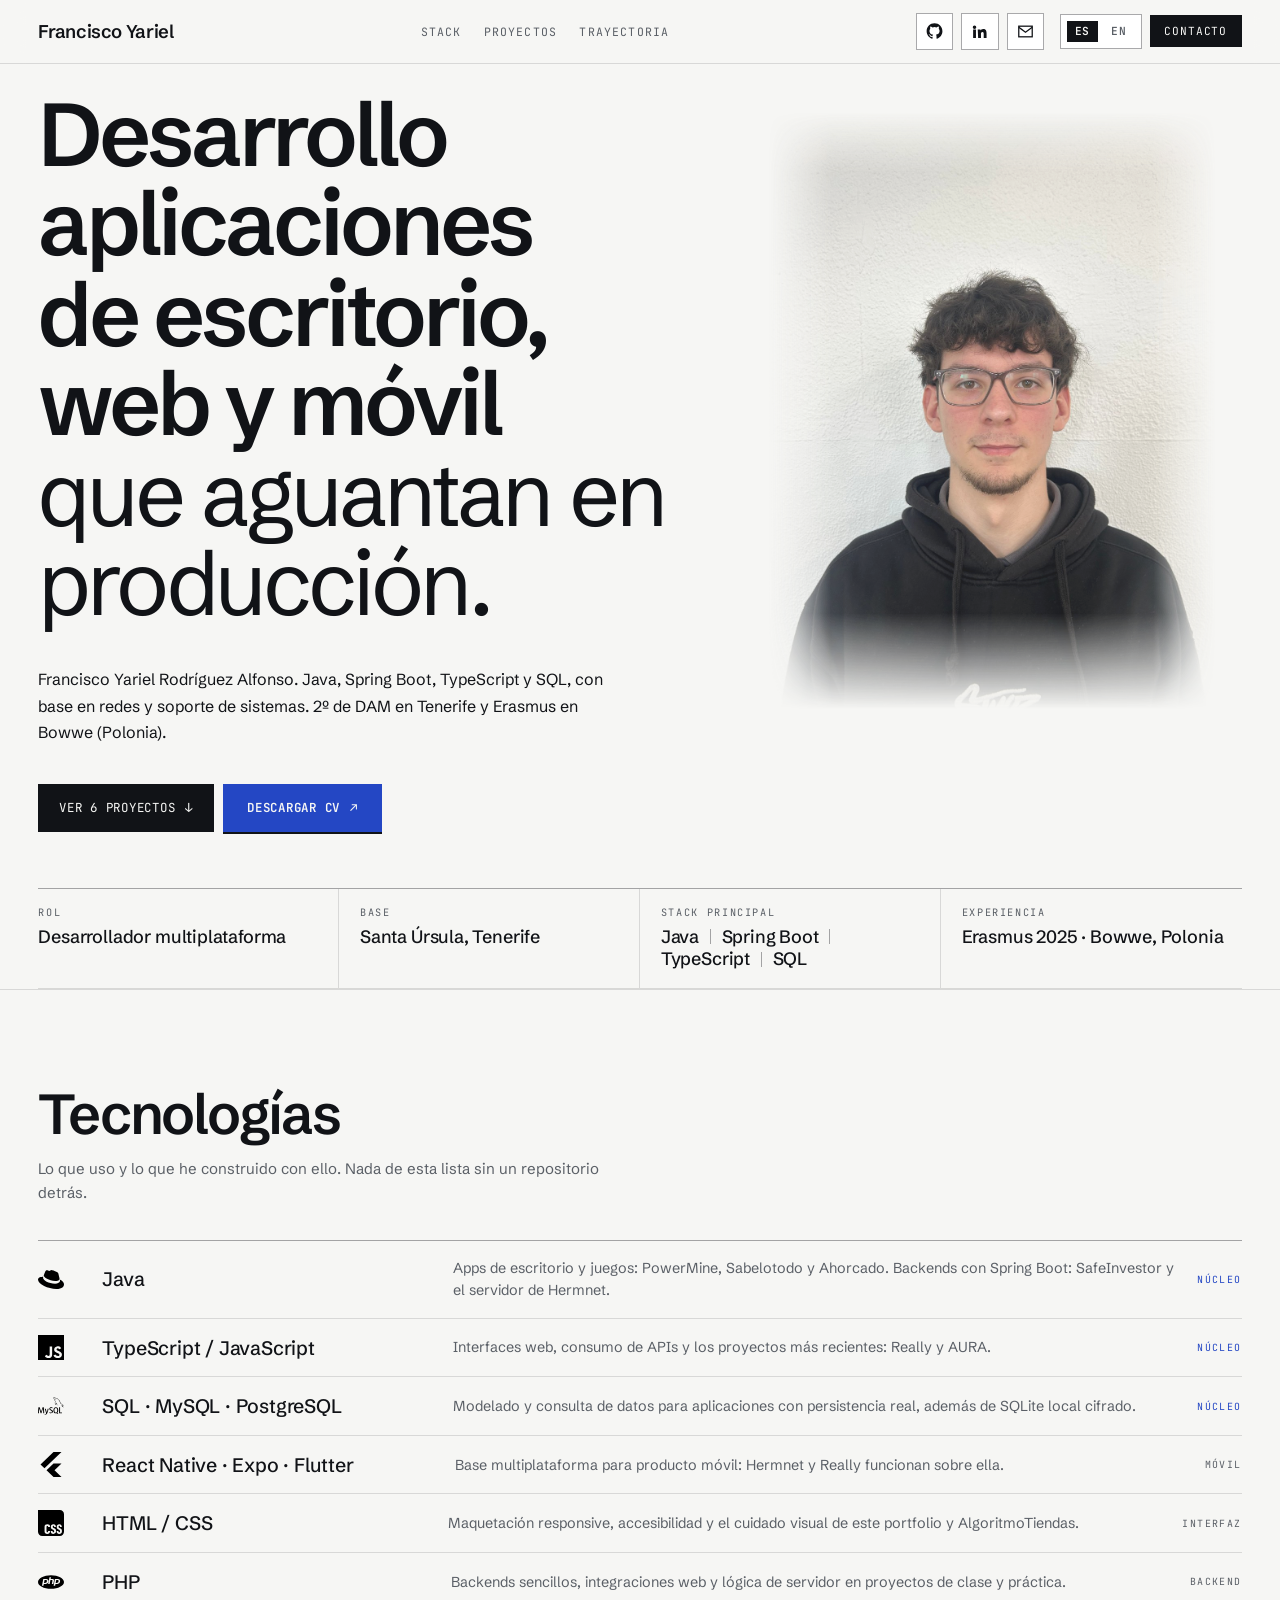
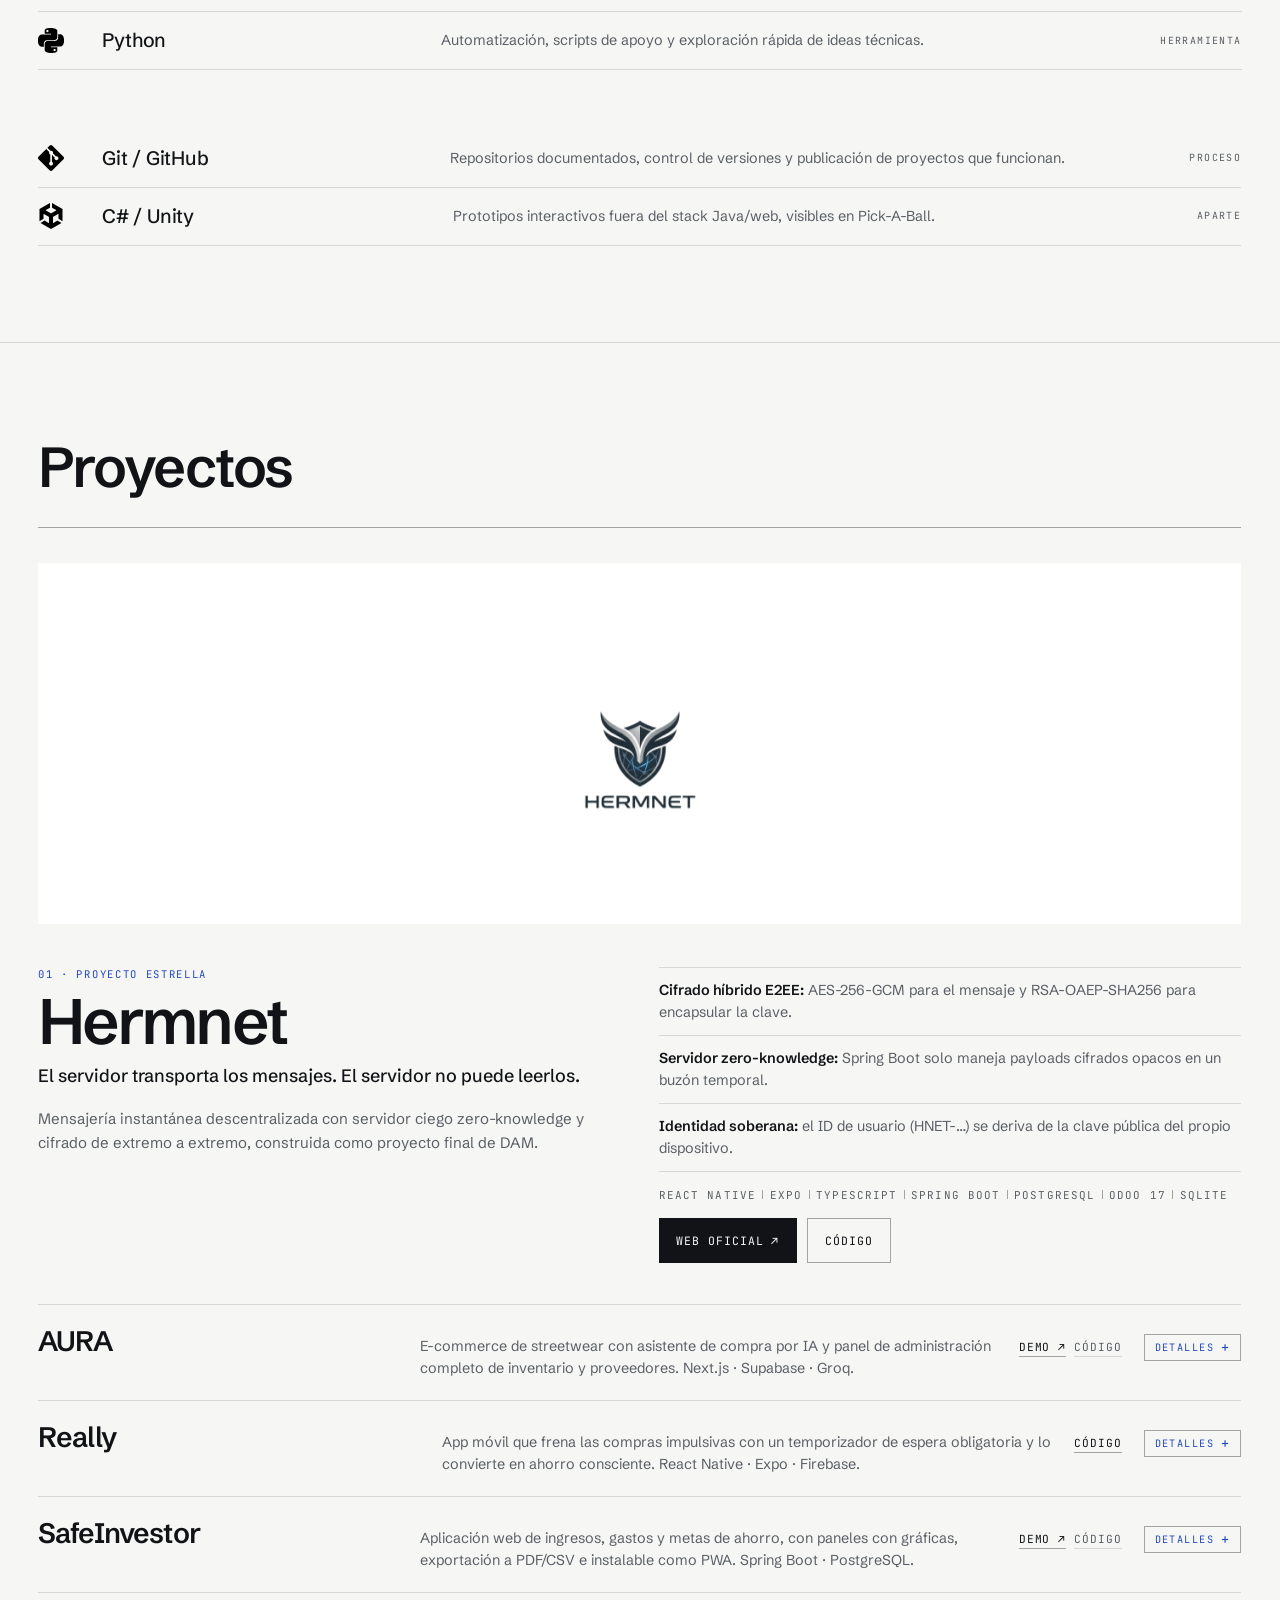
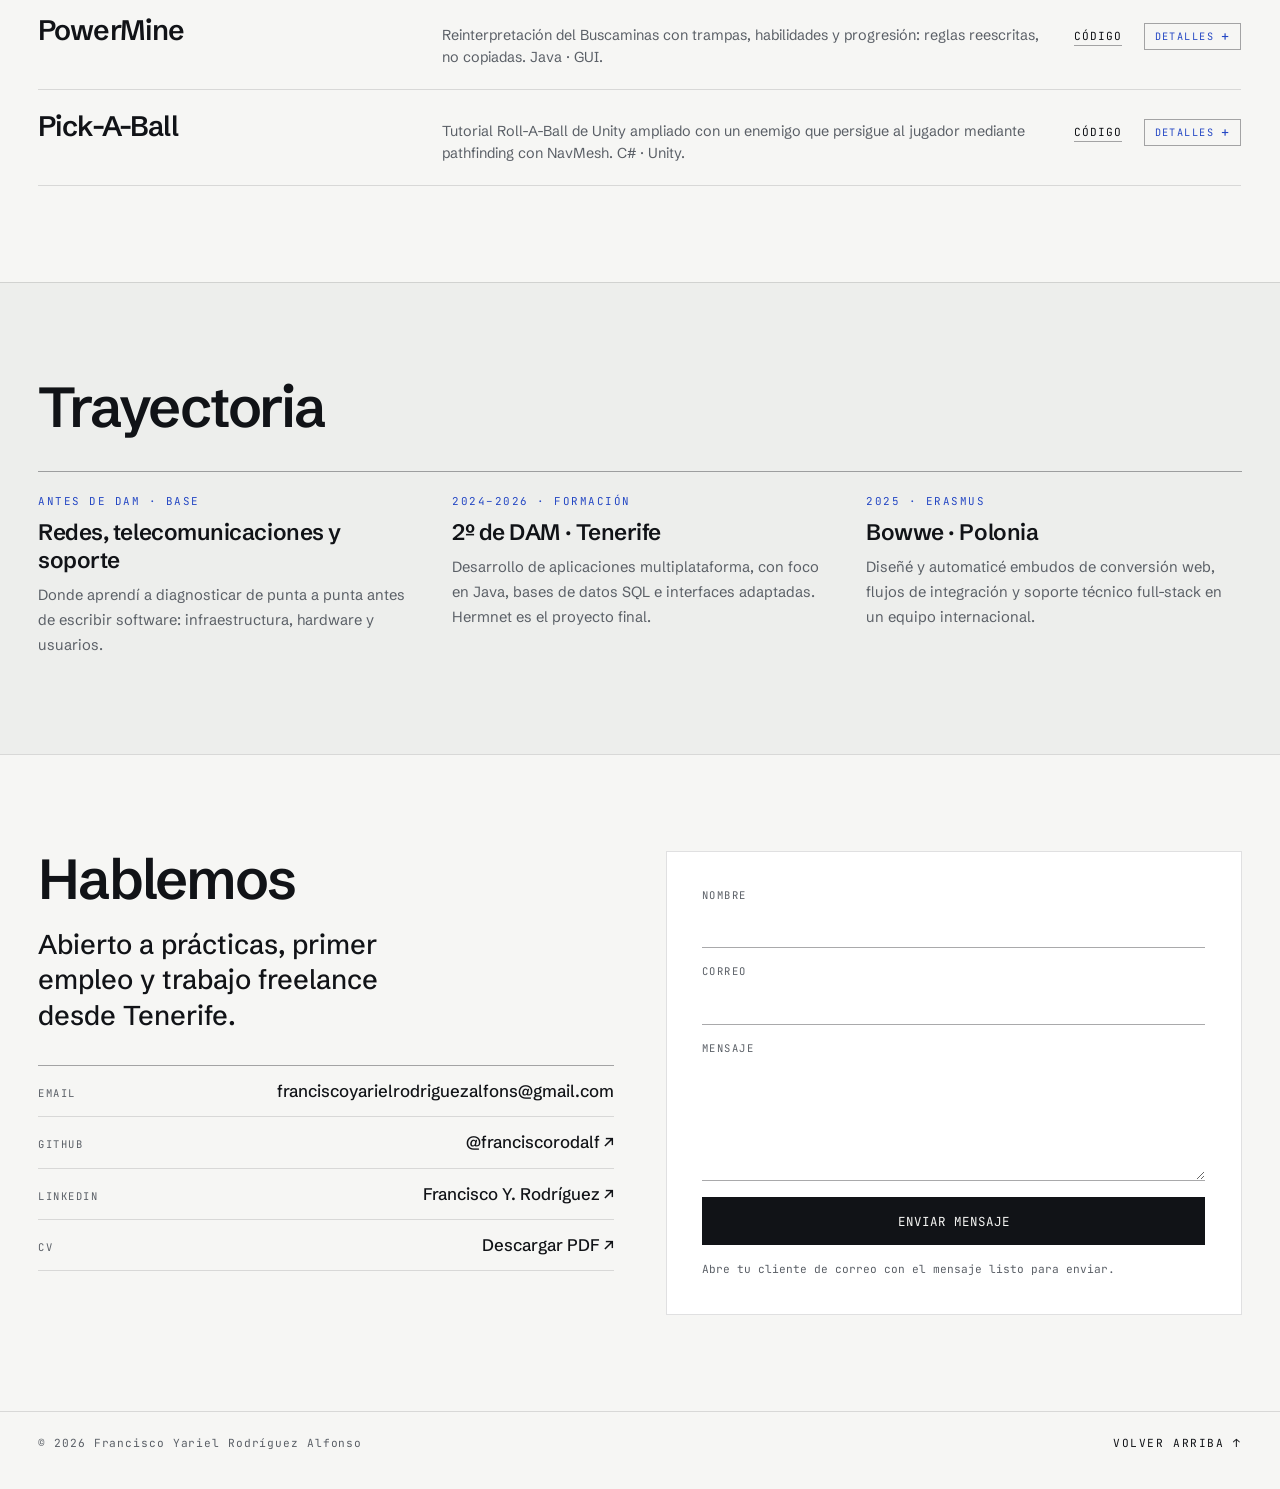
<file: index.html>
<!DOCTYPE html>
<html lang="es">
<head>
  <meta charset="utf-8">
  <meta name="viewport" content="width=device-width, initial-scale=1">
  <title>Francisco Yariel Rodríguez Alfonso · Desarrollador multiplataforma y móvil</title>
  <meta name="description" content="Francisco Yariel Rodríguez Alfonso · Desarrollador multiplataforma y móvil. Java, TypeScript, SQL. Tenerife, España.">
  <meta property="og:type" content="profile">
  <meta property="og:title" content="Francisco Yariel Rodríguez Alfonso · Desarrollador multiplataforma y móvil">
  <meta property="og:description" content="Java, Spring Boot, TypeScript y SQL. 2º de DAM en Tenerife, Erasmus en Bowwe (Polonia). Seis proyectos, de mensajería cifrada a juegos.">
  <meta property="og:url" content="https://franciscorodalf.github.io/portfolio/">
  <meta property="og:image" content="https://franciscorodalf.github.io/portfolio/assets/og-image.png">
  <meta property="og:image:width" content="1200">
  <meta property="og:image:height" content="630">
  <meta name="twitter:card" content="summary_large_image">
  <meta name="twitter:image" content="https://franciscorodalf.github.io/portfolio/assets/og-image.png">
  <link rel="canonical" href="https://franciscorodalf.github.io/portfolio/">
  <link rel="icon" href="data:image/svg+xml,%3Csvg xmlns='http://www.w3.org/2000/svg' viewBox='0 0 64 64'%3E%3Crect width='64' height='64' fill='%232447C4'/%3E%3Ctext x='32' y='45' font-family='Arial,Helvetica,sans-serif' font-weight='700' font-size='38' fill='%23FFFFFF' text-anchor='middle'%3EF%3C/text%3E%3C/svg%3E">
  <link rel="preconnect" href="https://fonts.googleapis.com">
  <link rel="preconnect" href="https://fonts.gstatic.com" crossorigin="anonymous">
  <link rel="stylesheet" href="https://fonts.googleapis.com/css2?family=Schibsted+Grotesk:wght@400;500;600;700&amp;family=JetBrains+Mono:wght@300;400;500;600&amp;display=swap">
  <script type="application/ld+json">
  {
    "@context": "https://schema.org",
    "@type": "Person",
    "name": "Francisco Yariel Rodríguez Alfonso",
    "url": "https://franciscorodalf.github.io/portfolio/",
    "image": "https://franciscorodalf.github.io/portfolio/assets/francisco.jpg",
    "jobTitle": "Desarrollador multiplataforma y móvil",
    "email": "mailto:franciscoyarielrodriguezalfons@gmail.com",
    "address": {
      "@type": "PostalAddress",
      "addressLocality": "Santa Úrsula, Tenerife",
      "addressCountry": "ES"
    },
    "sameAs": [
      "https://github.com/franciscorodalf",
      "https://www.linkedin.com/in/francisco-yariel-rodriguez-alfonso-1569b1371"
    ],
    "knowsAbout": ["Java", "Spring Boot", "TypeScript", "React Native", "SQL"]
  }
  </script>
  <link rel="stylesheet" href="styles.css?v=16">
</head>
<body>
<div id="root">
  <a class="skip-link" href="#top">Saltar al contenido</a>

  <div class="veil" data-veil="">
    <div class="veil__name">Francisco Yariel</div>
    <div class="veil__track">
      <div class="veil__bar" data-veil-bar=""></div>
    </div>
    <div class="veil__meta">
      <span data-en="Multiplatform &amp; mobile developer">Desarrollador multiplataforma y móvil</span>
      <span class="veil__pct" data-veil-pct="">000</span>
    </div>
  </div>

  <header class="site-header">
    <div class="progress" data-progress=""></div>
    <a class="brand" href="#top">Francisco Yariel</a>
    <nav class="nav">
      <a class="nav__link" href="#stack">Stack</a>
      <a class="nav__link" href="#proyectos" data-en="Work">Proyectos</a>
      <a class="nav__link" href="#trayectoria" data-en="Path">Trayectoria</a>
    </nav>
    <div class="header__actions">
      <div class="header__social">
        <a class="icon-btn" href="https://github.com/franciscorodalf" target="_blank" rel="noopener" aria-label="GitHub" title="GitHub">
          <svg viewBox="0 0 24 24" width="17" height="17" fill="currentColor" aria-hidden="true"><path d="M12 .5C5.73.5.9 5.33.9 11.6c0 4.9 3.18 9.06 7.59 10.53.56.1.76-.24.76-.53v-2.06c-3.09.67-3.74-1.32-3.74-1.32-.5-1.29-1.23-1.63-1.23-1.63-1.01-.69.08-.67.08-.67 1.11.08 1.7 1.15 1.7 1.15.99 1.7 2.6 1.21 3.23.92.1-.72.39-1.21.7-1.49-2.47-.28-5.06-1.24-5.06-5.5 0-1.22.43-2.21 1.14-2.99-.11-.28-.5-1.42.11-2.95 0 0 .94-.3 3.07 1.14a10.6 10.6 0 0 1 5.6 0c2.12-1.44 3.06-1.14 3.06-1.14.61 1.53.23 2.67.11 2.95.71.78 1.14 1.77 1.14 2.99 0 4.27-2.6 5.21-5.08 5.49.4.35.76 1.03.76 2.08v3.08c0 .3.2.64.77.53 4.4-1.47 7.58-5.63 7.58-10.53C23.1 5.33 18.27.5 12 .5z"></path></svg>
        </a>
        <a class="icon-btn" href="https://www.linkedin.com/in/francisco-yariel-rodriguez-alfonso-1569b1371" target="_blank" rel="noopener" aria-label="LinkedIn" title="LinkedIn">
          <svg viewBox="0 0 24 24" width="17" height="17" fill="currentColor" aria-hidden="true"><path d="M4.98 3.5a2.5 2.5 0 1 1 0 5 2.5 2.5 0 0 1 0-5zM3 9h4v12H3zM9.5 9h3.83v1.64h.05c.53-1 1.84-2.06 3.78-2.06 4.05 0 4.8 2.66 4.8 6.12V21h-4v-5.43c0-1.3-.02-2.96-1.8-2.96-1.8 0-2.08 1.41-2.08 2.87V21h-4z"></path></svg>
        </a>
        <a class="icon-btn" href="mailto:franciscoyarielrodriguezalfons@gmail.com" aria-label="Email" title="Email">
          <svg viewBox="0 0 24 24" width="17" height="17" fill="none" stroke="currentColor" stroke-width="1.8" aria-hidden="true"><rect x="2.5" y="4.5" width="19" height="15"></rect><path d="M2.5 6 12 13 21.5 6"></path></svg>
        </a>
      </div>
      <button class="lang-btn" type="button" data-lang="" aria-label="Cambiar idioma"><span class="lang-pill is-on" data-lang-es="">ES</span><span class="lang-pill" data-lang-en="">EN</span></button>
      <a class="btn-mini" href="#contacto" data-en="Contact">Contacto</a>
    </div>
  </header>

  <canvas id="field"></canvas>

  <section class="hero" id="top" tabindex="-1">
    <div class="hero__inner">
      <div class="hero__portrait" aria-hidden="false">
        <img class="hero__portrait-img" src="./assets/francisco.jpg" width="1100" height="1467" decoding="async" loading="lazy" alt="Retrato de Francisco Yariel Rodríguez Alfonso">
      </div>
      <h1 class="hero__title">
        <span class="hero__mask"><span class="hero__line" data-en="I build desktop, web">Desarrollo aplicaciones</span></span>
        <span class="hero__mask"><span class="hero__line hero__line--2" data-en="and mobile applications">de escritorio, web y móvil</span></span>
        <span class="hero__mask hero__mask--wide"><span class="hero__line hero__line--3" data-en="that hold up in production.">que aguantan en producción.</span></span>
      </h1>
      <div class="hero__lead">
        <p class="hero__lead-text" data-en="Francisco Yariel Rodríguez Alfonso. Java, Spring Boot, TypeScript and SQL, with a foundation in networks and systems support. Second year of DAM in Tenerife, Erasmus at Bowwe (Poland).">Francisco Yariel Rodríguez Alfonso. Java, Spring Boot, TypeScript y SQL, con base en redes y soporte de sistemas. 2º de DAM en Tenerife y Erasmus en Bowwe (Polonia).</p>
        <div class="btn-row">
          <a class="btn" href="#proyectos" data-en="See 6 projects">Ver 6 proyectos <span aria-hidden="true">↓</span></a>
          <a class="btn btn--accent" href="assets/CV_Francisco_Rodriguez_Alfonso.pdf" download="CV_Francisco_Rodriguez_Alfonso.pdf" data-en="Download CV">Descargar CV <span aria-hidden="true">↗</span></a>
        </div>
      </div>
    </div>

    <div class="wrap">
      <div class="facts">
        <div class="fact fact--first">
          <p class="fact__label" data-en="Role">Rol</p>
          <p class="fact__value" data-en="Multiplatform developer">Desarrollador multiplataforma</p>
        </div>
        <div class="fact">
          <p class="fact__label">Base</p>
          <p class="fact__value">Santa Úrsula, Tenerife</p>
        </div>
        <div class="fact">
          <p class="fact__label" data-en="Core stack">Stack principal</p>
          <ul class="fact__value stack-list"><li>Java</li><li>Spring Boot</li><li>TypeScript</li><li>SQL</li></ul>
        </div>
        <div class="fact fact--last">
          <p class="fact__label" data-en="Experience">Experiencia</p>
          <p class="fact__value" data-en="Erasmus 2025 · Bowwe, Poland">Erasmus 2025 · Bowwe, Polonia</p>
        </div>
      </div>
    </div>
  </section>

  <section class="stack" id="stack">
    <div class="sec-head">
      <h2 class="sec-h2" data-en="Technologies">Tecnologías</h2>
      <p class="sec-intro" data-en="What I use and what I've shipped with it. Nothing here without a repository behind it.">Lo que uso y lo que he construido con ello. Nada de esta lista sin un repositorio detrás.</p>
    </div>
    <div class="ruled">
      <div class="tech-row" data-tech="" data-reveal="">
        <img class="tech-icon" src="assets/icons/java.svg" loading="lazy" decoding="async" alt="">
        <h3 class="tech-name">Java</h3>
        <p class="text-sm" data-en="Desktop apps and games: PowerMine, Sabelotodo, Ahorcado. Spring Boot backends: SafeInvestor and the Hermnet server.">Apps de escritorio y juegos: PowerMine, Sabelotodo y Ahorcado. Backends con Spring Boot: SafeInvestor y el servidor de Hermnet.</p>
        <span class="tag tag--accent" data-en="Core">Núcleo</span>
      </div>
      <div class="tech-row" data-tech="" data-reveal="">
        <img class="tech-icon" src="assets/icons/javascript.svg" loading="lazy" decoding="async" alt="">
        <h3 class="tech-name">TypeScript / JavaScript</h3>
        <p class="text-sm" data-en="Web interfaces, API consumption and the most recent products: Really and AURA.">Interfaces web, consumo de APIs y los proyectos más recientes: Really y AURA.</p>
        <span class="tag tag--accent" data-en="Core">Núcleo</span>
      </div>
      <div class="tech-row" data-tech="" data-reveal="">
        <img class="tech-icon" src="assets/icons/mysql.svg" loading="lazy" decoding="async" alt="">
        <h3 class="tech-name">SQL · MySQL · PostgreSQL</h3>
        <p class="text-sm" data-en="Data modelling and querying for applications with real persistence, plus encrypted local SQLite.">Modelado y consulta de datos para aplicaciones con persistencia real, además de SQLite local cifrado.</p>
        <span class="tag tag--accent" data-en="Core">Núcleo</span>
      </div>
      <div class="tech-row" data-tech="" data-reveal="">
        <img class="tech-icon" src="assets/icons/flutter.svg" loading="lazy" decoding="async" alt="">
        <h3 class="tech-name">React Native · Expo · Flutter</h3>
        <p class="text-sm" data-en="Cross-platform base for mobile products: Hermnet and Really run on it.">Base multiplataforma para producto móvil: Hermnet y Really funcionan sobre ella.</p>
        <span class="tag" data-en="Mobile">Móvil</span>
      </div>
      <div class="tech-row" data-tech="" data-reveal="">
        <img class="tech-icon" src="assets/icons/css.svg" loading="lazy" decoding="async" alt="">
        <h3 class="tech-name">HTML / CSS</h3>
        <p class="text-sm" data-en="Responsive layout, accessibility and the visual craft of this portfolio and AlgoritmoTiendas.">Maquetación responsive, accesibilidad y el cuidado visual de este portfolio y AlgoritmoTiendas.</p>
        <span class="tag" data-en="Interface">Interfaz</span>
      </div>
      <div class="tech-row" data-tech="" data-reveal="">
        <img class="tech-icon" src="assets/icons/php.svg" loading="lazy" decoding="async" alt="">
        <h3 class="tech-name">PHP</h3>
        <p class="text-sm" data-en="Simple backends, web integrations and server logic for coursework and practice projects.">Backends sencillos, integraciones web y lógica de servidor en proyectos de clase y práctica.</p>
        <span class="tag">Backend</span>
      </div>
      <div class="tech-row" data-tech="" data-reveal="">
        <img class="tech-icon" src="assets/icons/python.svg" loading="lazy" decoding="async" alt="">
        <h3 class="tech-name">Python</h3>
        <p class="text-sm" data-en="Automation, support scripts and fast exploration of technical ideas.">Automatización, scripts de apoyo y exploración rápida de ideas técnicas.</p>
        <span class="tag" data-en="Tooling">Herramienta</span>
      </div>
      <div class="tech-row" data-tech="" data-reveal="">
        <img class="tech-icon" src="assets/icons/json.svg" loading="lazy" decoding="async" alt="">
        <h3 class="tech-name">APIs / JSON</h3>
        <p class="text-sm" data-en="Consuming and structuring data to feed interfaces and connect services, including Odoo 17.">Consumo y organización de datos para alimentar interfaces y conectar servicios, incluido Odoo 17.</p>
        <span class="tag" data-en="Integration">Integración</span>
      </div>
      <div class="tech-row" data-tech="" data-reveal="">
        <img class="tech-icon" src="assets/icons/git.svg" loading="lazy" decoding="async" alt="">
        <h3 class="tech-name">Git / GitHub</h3>
        <p class="text-sm" data-en="Documented repositories, version control and published, working project pages.">Repositorios documentados, control de versiones y publicación de proyectos que funcionan.</p>
        <span class="tag" data-en="Process">Proceso</span>
      </div>
      <div class="tech-row" data-tech="" data-reveal="">
        <img class="tech-icon" src="assets/icons/unity.svg" loading="lazy" decoding="async" alt="">
        <h3 class="tech-name">C# / Unity</h3>
        <p class="text-sm" data-en="Interactive prototypes outside the Java/web stack, visible in Pick-A-Ball.">Prototipos interactivos fuera del stack Java/web, visibles en Pick-A-Ball.</p>
        <span class="tag" data-en="Side">Aparte</span>
      </div>
    </div>
  </section>

  <section class="projects" id="proyectos">
    <div class="sec-head sec-head--tight">
      <h2 class="sec-h2" data-en="Selected work">Proyectos</h2>
    </div>

    <div class="showcase" data-reveal="">
      <div class="showcase__frame" data-parallax="">
        <a class="showcase__link" href="https://github.com/Hermnet/Hermnet" target="_blank" rel="noopener" aria-label="Ver el repositorio de Hermnet en GitHub" data-parallax-inner="">
          <img class="showcase__img" src="./assets/hermnet-logo.png" width="1280" height="698" loading="lazy" decoding="async" alt="Logotipo de Hermnet">
        </a>
      </div>
    </div>

    <article class="flagship" data-reveal="">
      <div class="cq">
        <p class="flagship__eyebrow" data-en="01 · Flagship project">01 · Proyecto estrella</p>
        <h3 class="flagship__title">Hermnet</h3>
        <p class="flagship__claim" data-en="The server carries the messages. The server cannot read them.">El servidor transporta los mensajes. El servidor no puede leerlos.</p>
        <p class="flagship__desc" data-en="Decentralised instant messaging with a blind, zero-knowledge server and end-to-end encryption, built as my final DAM project.">Mensajería instantánea descentralizada con servidor ciego zero-knowledge y cifrado de extremo a extremo, construida como proyecto final de DAM.</p>
      </div>
      <div class="flagship__aside">
        <ul class="feats">
          <li class="feat feat--first"><strong class="b" data-en="Hybrid E2EE:">Cifrado híbrido E2EE:</strong> <span class="mu" data-en="AES-256-GCM for the message, RSA-OAEP-SHA256 to encapsulate the key.">AES-256-GCM para el mensaje y RSA-OAEP-SHA256 para encapsular la clave.</span></li>
          <li class="feat"><strong class="b" data-en="Zero-knowledge server:">Servidor zero-knowledge:</strong> <span class="mu" data-en="Spring Boot only handles opaque encrypted payloads in a temporary mailbox.">Spring Boot solo maneja payloads cifrados opacos en un buzón temporal.</span></li>
          <li class="feat"><strong class="b" data-en="Sovereign identity:">Identidad soberana:</strong> <span class="mu" data-en="the user ID (HNET-…) is derived from the device's own public key.">el ID de usuario (HNET-…) se deriva de la clave pública del propio dispositivo.</span></li>
        </ul>
        <ul class="flagship__stack stack-list"><li>React Native</li><li>Expo</li><li>TypeScript</li><li>Spring Boot</li><li>PostgreSQL</li><li>Odoo 17</li><li>SQLite</li></ul>
        <div class="btn-row">
          <a class="btn-sm" href="https://hermnet.github.io/Hermnet-Web/" target="_blank" rel="noopener" data-en="Official site ↗">Web oficial ↗</a>
          <a class="btn-ghost" href="https://github.com/Hermnet/Hermnet" target="_blank" rel="noopener" data-en="Code">Código</a>
        </div>
      </div>
    </article>

    <div class="proj-row" data-proj="" data-reveal="">
      <h3 class="proj-name">AURA</h3>
      <p class="text-sm" data-en="Streetwear e-commerce with an AI shopping assistant and a full admin panel for inventory and suppliers. Next.js · Supabase · Groq.">E-commerce de streetwear con asistente de compra por IA y panel de administración completo de inventario y proveedores. Next.js · Supabase · Groq.</p>
      <span class="proj-links"><a class="link-u" href="https://tiendawithia.vercel.app" target="_blank" rel="noopener">Demo ↗</a><a class="link-u link-u--muted" href="https://github.com/franciscorodalf/Tienda-IA" target="_blank" rel="noopener" data-en="Code">Código</a></span>
    </div>
    <div class="panel" data-panel="">
      <div class="panel__inner">
<div><p class="panel__label" data-en="The problem">El problema</p><p class="panel__text" data-en="Online stores show catalogues, not answers. Finding one specific product means filtering by hand until you hit it.">Las tiendas online enseñan catálogos, no respuestas. Buscar un producto concreto obliga a filtrar a mano hasta dar con él.</p></div>
<div><p class="panel__label" data-en="How I solved it">Cómo lo resolví</p><p class="panel__text" data-en="A Next.js store where Alex, an AI assistant on Llama 3.3 70B, reads what the shopper asks for, searches semantically with Fuse.js and manages the cart on its own. Behind it, an admin panel tracks inventory, suppliers and purchase orders end to end.">Tienda en Next.js donde Alex, un asistente de compra con Llama 3.3 70B, interpreta lo que pide el cliente, busca de forma semántica con Fuse.js y gestiona el carrito de forma autónoma. Detrás, un panel de administración lleva el inventario, los proveedores y las órdenes de compra de principio a fin.</p></div>
<div><p class="panel__label" data-en="What I learned">Lo que aprendí</p><p class="panel__text" data-en="To keep the data layer and the conversational layer apart: the catalogue rules, the AI only sorts and explains.">A separar la capa de datos de la capa de conversación: el catálogo manda, la IA solo ordena y explica.</p></div>
      </div>
    </div>
    <div class="proj-row" data-proj="" data-reveal="">
      <h3 class="proj-name">Really</h3>
      <p class="text-sm" data-en="Mobile app that stops impulse buying with a mandatory waiting timer and turns it into conscious saving. React Native · Expo · Firebase.">App móvil que frena las compras impulsivas con un temporizador de espera obligatoria y lo convierte en ahorro consciente. React Native · Expo · Firebase.</p>
      <span><a class="link-u" href="https://github.com/franciscorodalf/Really" target="_blank" rel="noopener" data-en="Code">Código</a></span>
    </div>
    <div class="panel" data-panel="">
      <div class="panel__inner">
<div><p class="panel__label" data-en="The problem">El problema</p><p class="panel__text" data-en="Impulse buying is decided in seconds and regretted for months. Saving apps arrive late: they log the spend once it happened.">La compra impulsiva se decide en segundos y se lamenta durante meses. Las apps de ahorro llegan tarde: registran el gasto ya hecho.</p></div>
<div><p class="panel__label" data-en="How I solved it">Cómo lo resolví</p><p class="panel__text" data-en="A mobile app in React Native and Expo that intercepts the moment before: you log the urge, a mandatory waiting timer starts, and if you no longer want it when time is up, the amount moves to a savings goal. Data on Firebase.">App móvil en React Native y Expo que intercepta el momento previo: se registra el deseo, arranca un temporizador de espera obligatoria y, si al vencer ya no interesa, el importe pasa a una meta de ahorro. Datos en Firebase.</p></div>
<div><p class="panel__label" data-en="What I learned">Lo que aprendí</p><p class="panel__text" data-en="That product design can be a deliberate constraint: friction, placed well, is the feature.">Que el diseño de producto puede ser una restricción deliberada: la fricción, bien colocada, es la función.</p></div>
      </div>
    </div>
    <div class="proj-row" data-proj="" data-reveal="">
      <h3 class="proj-name">SafeInvestor</h3>
      <p class="text-sm" data-en="Web app for income, expenses and saving goals, with dashboards, PDF/CSV export and installable as a PWA. Spring Boot · PostgreSQL.">Aplicación web de ingresos, gastos y metas de ahorro, con paneles con gráficas, exportación a PDF/CSV e instalable como PWA. Spring Boot · PostgreSQL.</p>
      <span class="proj-links"><a class="link-u" href="https://safeinvestor.onrender.com" target="_blank" rel="noopener" data-en="Demo ↗">Demo ↗</a><a class="link-u link-u--muted" href="https://github.com/franciscorodalf/SafeInvestor" target="_blank" rel="noopener" data-en="Code">Código</a></span>
    </div>
    <div class="panel" data-panel="">
      <div class="panel__inner">
<div><p class="panel__label" data-en="The problem">El problema</p><p class="panel__text" data-en="Tracking income, expenses and savings goals in a spreadsheet works until you stop updating it.">Llevar ingresos, gastos y metas de ahorro en una hoja de cálculo funciona hasta que dejas de actualizarla.</p></div>
<div><p class="panel__label" data-en="How I solved it">Cómo lo resolví</p><p class="panel__text" data-en="A Spring Boot web app with PostgreSQL: transactions, categories, budgets and goals with progress tracking, plus a dashboard with charts, PDF/CSV export and an installable PWA.">Aplicación web en Spring Boot con PostgreSQL: movimientos, categorías, presupuestos y metas con seguimiento de progreso, además de un panel con gráficas, exportación a PDF/CSV y PWA instalable.</p></div>
<div><p class="panel__label" data-en="What I learned">Lo que aprendí</p><p class="panel__text" data-en="To model the domain before the screen, and that a well-planned SQL schema saves half the interface code.">A modelar el dominio antes que la pantalla, y a que un esquema SQL bien planteado ahorra la mitad del código de la interfaz.</p></div>
      </div>
    </div>
    <div class="proj-row" data-proj="" data-reveal="">
      <h3 class="proj-name">PowerMine</h3>
      <p class="text-sm" data-en="A reinterpretation of Minesweeper with traps, abilities and progression: rules rewritten, not copied. Java · GUI.">Reinterpretación del Buscaminas con trampas, habilidades y progresión: reglas reescritas, no copiadas. Java · GUI.</p>
      <span><a class="link-u" href="https://github.com/franciscorodalf/PowerMine" target="_blank" rel="noopener" data-en="Code">Código</a></span>
    </div>
    <div class="panel" data-panel="">
      <div class="panel__inner">
<div><p class="panel__label" data-en="The problem">El problema</p><p class="panel__text" data-en="Cloning Minesweeper teaches nothing. The challenge was keeping its tension and changing its rules.">Clonar el Buscaminas no enseña nada. El reto era conservar su tensión y cambiar sus reglas.</p></div>
<div><p class="panel__label" data-en="How I solved it">Cómo lo resolví</p><p class="panel__text" data-en="A Java version with its own graphical interface adding traps, activatable abilities and progression between runs, on the same deduction board.">Versión en Java con interfaz gráfica propia donde entran trampas, habilidades activables y progresión entre partidas, sobre el mismo tablero de deducción.</p></div>
<div><p class="panel__label" data-en="What I learned">Lo que aprendí</p><p class="panel__text" data-en="To separate game rules from presentation: the engine knows nothing about the interface, so new rules can be tested without touching the screen.">A separar reglas de juego y representación: el motor no sabe nada de la interfaz, así se pueden probar reglas nuevas sin tocar la pantalla.</p></div>
      </div>
    </div>
    <div class="proj-row" data-proj="" data-reveal="">
      <h3 class="proj-name">Pick-A-Ball</h3>
      <p class="text-sm" data-en="Unity's Roll-A-Ball tutorial extended with an enemy that hunts the player using NavMesh pathfinding. C# · Unity.">Tutorial Roll-A-Ball de Unity ampliado con un enemigo que persigue al jugador mediante pathfinding con NavMesh. C# · Unity.</p>
      <span><a class="link-u" href="https://github.com/franciscorodalf/Pick-A-Ball" target="_blank" rel="noopener" data-en="Code">Código</a></span>
    </div>
    <div class="panel" data-panel="">
      <div class="panel__inner">
<div><p class="panel__label" data-en="The problem">El problema</p><p class="panel__text" data-en="The base tutorial has no opposition: you just roll around picking up cubes with nothing reacting to you.">El tutorial base no tiene ningún tipo de oposición: solo ruedas recogiendo cubos sin que nada reaccione a ti.</p></div>
<div><p class="panel__label" data-en="How I solved it">Cómo lo resolví</p><p class="panel__text" data-en="Starting from Unity's official Roll-A-Ball tutorial, I added an enemy driven by a NavMeshAgent that recalculates its path to the player every frame. My first contact with pathfinding outside the Java/web stack.">Partiendo del tutorial oficial Roll-A-Ball de Unity, añadí un enemigo gobernado por un NavMeshAgent que recalcula su ruta hacia el jugador cada fotograma. Mi primer contacto con pathfinding fuera del stack Java/web.</p></div>
<div><p class="panel__label" data-en="What I learned">Lo que aprendí</p><p class="panel__text" data-en="That extending someone else's base project is also a valid way to learn a new engine: you don't have to start from a blank scene to add something real.">Que ampliar un proyecto base ajeno es también una forma válida de aprender un motor nuevo: no hace falta partir de una escena en blanco para añadir algo real.</p></div>
      </div>
    </div>
  </section>

  <section class="path" id="trayectoria">
    <div class="wrap-pad">
      <div class="path-head">
        <h2 class="sec-h2" data-en="Path">Trayectoria</h2>
      </div>
      <div class="path-grid">
        <article class="path-item" data-reveal="">
          <p class="path-item__period" data-en="Before DAM · Foundation">Antes de DAM · Base</p>
          <h3 class="path-item__title" data-en="Networks, telecoms and systems support">Redes, telecomunicaciones y soporte</h3>
          <p class="path-item__desc" data-en="Where I learned to debug end to end before writing software: infrastructure, hardware and users.">Donde aprendí a diagnosticar de punta a punta antes de escribir software: infraestructura, hardware y usuarios.</p>
        </article>
        <article class="path-item" data-reveal="">
          <p class="path-item__period" data-en="2024–2026 · Education">2024–2026 · Formación</p>
          <h3 class="path-item__title" data-en="2nd year DAM · Tenerife">2º de DAM · Tenerife</h3>
          <p class="path-item__desc" data-en="Multiplatform application development, focused on Java, SQL databases and adaptive interfaces. Hermnet is the final project.">Desarrollo de aplicaciones multiplataforma, con foco en Java, bases de datos SQL e interfaces adaptadas. Hermnet es el proyecto final.</p>
        </article>
        <article class="path-item" data-reveal="">
          <p class="path-item__period">2025 · Erasmus</p>
          <h3 class="path-item__title">Bowwe · Polonia</h3>
          <p class="path-item__desc" data-en="Designed and automated web conversion funnels, integration flows and full-stack technical support in an international team.">Diseñé y automaticé embudos de conversión web, flujos de integración y soporte técnico full-stack en un equipo internacional.</p>
        </article>
      </div>
    </div>
  </section>

  <section class="contact" id="contacto">
    <div class="contact-grid">
      <div>
        <div class="contact-head">
          <h2 class="sec-h2" data-en="Let's talk">Hablemos</h2>
        </div>
        <p class="contact__claim" data-en="Open to internships, a first role and freelance work from Tenerife.">Abierto a prácticas, primer empleo y trabajo freelance desde Tenerife.</p>
        <div class="ruled">
          <a class="contact-row" href="mailto:franciscoyarielrodriguezalfons@gmail.com">
            <span class="label-mono">Email</span>
            <span class="contact-row__value contact-row__value--break">franciscoyarielrodriguezalfons@gmail.com</span>
          </a>
          <a class="contact-row" href="https://github.com/franciscorodalf" target="_blank" rel="noopener">
            <span class="label-mono">GitHub</span>
            <span class="contact-row__value">@franciscorodalf ↗</span>
          </a>
          <a class="contact-row" href="https://www.linkedin.com/in/francisco-yariel-rodriguez-alfonso-1569b1371" target="_blank" rel="noopener">
            <span class="label-mono">LinkedIn</span>
            <span class="contact-row__value">Francisco Y. Rodríguez ↗</span>
          </a>
          <a class="contact-row" href="assets/CV_Francisco_Rodriguez_Alfonso.pdf" download="CV-Francisco-Rodriguez-Alfonso.pdf">
            <span class="label-mono">CV</span>
            <span class="contact-row__value" data-en="Download PDF ↗">Descargar PDF ↗</span>
          </a>
        </div>
      </div>

      <form class="form" data-form="">
        <label class="field">
          <span class="label-mono" data-en="Name">Nombre</span>
          <input class="input" type="text" name="name" autocomplete="name" required>
        </label>
        <label class="field">
          <span class="label-mono" data-en="Email">Correo</span>
          <input class="input" type="email" name="email" autocomplete="email" required>
        </label>
        <label class="field">
          <span class="label-mono" data-en="Message">Mensaje</span>
          <textarea class="input input--area" name="message" rows="5" required></textarea>
        </label>
        <button class="btn-submit" type="submit" data-en="Send message">Enviar mensaje</button>
        <p class="form-note" data-form-note="" data-en="Opens your mail client with the message ready to send.">Abre tu cliente de correo con el mensaje listo para enviar.</p>
      </form>
    </div>
  </section>

  <footer class="site-footer">
    <p class="footer__copy">© 2026 Francisco Yariel Rodríguez Alfonso</p>
    <a class="footer__top" href="#top" data-en="Back to top ↑">Volver arriba ↑</a>
  </footer>
</div>
  <script src="script.js?v=3"></script>
</body>
</html>
</file>
<file: styles.css>
/* ===========================================================================
   Portfolio — Francisco Yariel Rodríguez Alfonso
   Hoja única. Orden: base y tokens → componentes por sección → estados.
   Los tokens (--bg, --ac, --disp…) viven en #root, así que basta cambiarlos
   ahí para repintar el sitio entero.
   =========================================================================== */

/* --- Tokens ---
   Paleta "tinta y cobalto" y familia Schibsted Grotesk + JetBrains Mono.
   Cambiando estos valores se repinta todo el sitio, incluido el campo de
   puntos del canvas, que los lee al arrancar. */
:root {
  --bg: #F6F6F4;
  --bg2: #ECEDEA;
  --card: #FFFFFF;
  --tx: #111317;
  --mu: #5A5F66;
  --ac: #2447C4;
  --line: rgba(17, 19, 23, 0.13);
  --line2: rgba(17, 19, 23, 0.36);
  --disp: 'Schibsted Grotesk', system-ui, sans-serif;
  --sans: 'Schibsted Grotesk', system-ui, sans-serif;
  --mono: 'JetBrains Mono', ui-monospace, monospace;
}

/* --- Reinicio mínimo --- */
html {
  scroll-behavior: smooth;
  scroll-padding-top: 5rem;
}
body {
  margin: 0;
  background: var(--bg);
}
a {
  color: inherit;
  text-decoration: none;
}
a:hover {
  color: var(--ac);
}

/* --- Saltar al contenido ---
   Oculto hasta que recibe foco de teclado (primer Tab de la página). Sin él,
   un lector de pantalla o un usuario de teclado tiene que recorrer marca,
   nav, redes sociales, idioma y contacto antes de llegar al hero. */
.skip-link {
  position: absolute;
  top: -3rem;
  left: 1rem;
  z-index: 200;
  background: var(--tx);
  color: var(--bg);
  font-family: var(--mono);
  font-size: 0.75rem;
  letter-spacing: 0.06em;
  text-transform: uppercase;
  padding: 0.6rem 1rem;
  transition: top 0.15s ease;
}

.skip-link:focus-visible {
  top: 1rem;
}

/* --- Foco de teclado ---
   Antes solo .input tenía un estado de foco propio; el resto (nav, botones,
   tarjetas de proyecto) dependía del outline nativo del navegador, que aquí
   coincide en tono con el acento y es fácil de perder sobre fondos claros.
   :focus-visible deja este anillo solo para navegación por teclado — un
   clic de ratón no lo dispara. */
:focus-visible {
  outline: 2px solid var(--ac);
  outline-offset: 3px;
  border-radius: 2px;
}

::selection {
  background: var(--ac);
  color: var(--bg);
}
/* --- Animaciones --- */
@keyframes paReveal {
  from { opacity: 0; transform: translateY(22px); }
  to   { opacity: 1; transform: none; }
}
@keyframes paRise {
  from { opacity: 0; transform: translateY(0.16em); }
  to   { opacity: 1; transform: none; }
}

/* --- Base y tokens */

#root {
  background:var(--bg);
  color:var(--tx);
  font-family:var(--sans);
  min-height:100vh;
  position:relative;
  overflow-x:hidden;
  -webkit-font-smoothing:antialiased;
}

#field {
  position:fixed;
  inset:0;
  width:100%;
  height:100%;
  z-index:0;
  pointer-events:none;
  -webkit-mask-image:radial-gradient(135% 110% at 68% 34%, #000 42%, transparent 96%);
  mask-image:radial-gradient(135% 110% at 68% 34%, #000 42%, transparent 96%);
}


/* --- Intro */

.veil {
  position:fixed;
  inset:0;
  z-index:200;
  background:var(--bg);
  display:flex;
  flex-direction:column;
  align-items:center;
  justify-content:center;
  gap:0.9rem;
  padding:clamp(1.2rem,4vw,2.6rem);
  transition:opacity 0.7s ease, visibility 0.7s ease;
}

.veil__name {
  font-family:var(--mono);
  font-weight:300;
  font-size:clamp(1.5rem,6.6vw,4.8rem);
  line-height:1;
  letter-spacing:-0.03em;
  text-align:center;
  animation:paRise 0.8s cubic-bezier(.2,.8,.2,1) both;
}

.veil__track {
  width:min(80vw,34rem);
  height:1px;
  background:var(--line);
  position:relative;
}

.veil__bar {
  position:absolute;
  inset:0 100% 0 0;
  background:var(--ac);
  transition:right 0.1s linear;
}

.veil__meta {
  width:min(80vw,34rem);
  display:flex;
  align-items:baseline;
  justify-content:space-between;
  gap:1rem;
  font-family:var(--mono);
  font-size:0.7rem;
  letter-spacing:0.14em;
  text-transform:uppercase;
  color:var(--mu);
}

.veil__pct {
  color:var(--tx);
}


/* --- Cabecera */

.site-header {
  position:fixed;
  top:0;
  left:0;
  right:0;
  z-index:90;
  display:flex;
  align-items:center;
  justify-content:space-between;
  gap:1rem;
  padding:0.8rem clamp(1rem,4vw,2.4rem);
  background:rgba(246,246,244,0.88);
  backdrop-filter:blur(12px);
  -webkit-backdrop-filter:blur(12px);
  border-bottom:1px solid var(--line);
}

.progress {
  position:absolute;
  left:0;
  bottom:-1px;
  height:1px;
  width:0%;
  background:var(--ac);
  transition:width 0.12s linear;
}

.brand {
  font-family:var(--disp);
  font-size:1.15rem;
  letter-spacing:-0.02em;
  font-weight:600;
  display:inline-block;
  padding:0.25rem 0;
  white-space:nowrap;
}

.nav {
  display: flex;
  align-items: center;
  gap: 0.1rem;
  flex-direction: row;
  justify-content: flex-start;
}

.nav__link {
  font-family:var(--mono);
  font-size:0.72rem;
  letter-spacing:0.1em;
  text-transform:uppercase;
  color:var(--mu);
  padding:0.5rem 0.65rem;
}

.header__actions {
  display:flex;
  align-items:center;
  gap:0.5rem;
}

.header__social {
  display:flex;
  align-items:center;
  gap:0.5rem;
  margin-right:0.5rem;
}

.icon-btn {
  display:inline-flex;
  align-items:center;
  justify-content:center;
  width:2.2rem;
  height:2.2rem;
  border:1px solid var(--line2);
  background:var(--card);
  color:var(--tx);
  transition:color 0.2s ease, background 0.2s ease, border-color 0.2s ease, transform 0.2s ease;
}

.lang-btn {
  display:inline-flex;
  align-items:center;
  gap:0.3rem;
  cursor:pointer;
  font-family:var(--mono);
  font-size:0.7rem;
  font-weight:600;
  letter-spacing:0.08em;
  background:var(--card);
  border:1px solid var(--line2);
  color:var(--tx);
  padding:0.32rem 0.36rem;
  min-height:2.2rem;
  transition:background 0.2s ease, border-color 0.2s ease, transform 0.2s ease;
}

.lang-pill.is-on {
  background:var(--tx);
  color:var(--bg);
}

.lang-pill {
  display:inline-block;
  padding:0.24rem 0.5rem;
  color:var(--mu);
}

.btn-mini {
  display:inline-flex;
  align-items:center;
  min-height:2rem;
  padding:0 0.9rem;
  background:var(--tx);
  color:var(--bg);
  font-family:var(--mono);
  font-size:0.7rem;
  letter-spacing:0.08em;
  text-transform:uppercase;
  transition:background 0.2s ease;
}


/* --- Hero */

.hero {
  position:relative;
  z-index:1;
  overflow:hidden;
}

.hero__inner {
  position:relative;
  max-width:1500px;
  margin:0 auto;
  padding:clamp(5.5rem,10vh,6rem) clamp(1rem,4vw,2.4rem) clamp(2rem,5vw,3.5rem);
  container-type:inline-size;
}

.hero__portrait {
  position:absolute;
  top:clamp(4rem,9vw,7rem);
  right:clamp(1.5rem,5vw,4rem);
  width:min(36%,28rem);
  aspect-ratio:3/4;
  z-index:0;
  pointer-events:none;
  animation:paReveal 1.4s 0.45s cubic-bezier(.2,.8,.2,1) both;
}

.hero__portrait-img {
  width:100%;
  height:100%;
  object-fit:cover;
  object-position:50% 18%;
  filter:contrast(1.04);
  opacity:0.88;
  mix-blend-mode:multiply;
  -webkit-mask-image:radial-gradient(84% 84% at 50% 42%, #000 56%, rgba(0,0,0,0.78) 78%, transparent 100%), linear-gradient(to right, transparent 0%, #000 14%, #000 86%, transparent 100%), linear-gradient(to bottom, transparent 0%, #000 10%, #000 84%, transparent 100%);
  mask-image:radial-gradient(84% 84% at 50% 42%, #000 56%, rgba(0,0,0,0.78) 78%, transparent 100%), linear-gradient(to right, transparent 0%, #000 14%, #000 86%, transparent 100%), linear-gradient(to bottom, transparent 0%, #000 10%, #000 84%, transparent 100%);
  -webkit-mask-composite:source-in;
  mask-composite:intersect;
}



.hero__title {
  position:relative;
  z-index:1;
  margin:0 0 clamp(1.6rem,3vw,2.6rem);
  font-family:var(--disp);
  font-weight:600;
  font-size:clamp(2.4rem,7.4cqw,6.4rem);
  line-height:1;
  letter-spacing:-0.045em;
  max-width:20ch;
}

.hero__mask {
  display:block;
  overflow:hidden;
  padding:0.02em 0.1em 0.18em;
  margin:-0.02em -0.1em -0.18em;
}

.hero__mask--wide {
  padding-left:0.14em;
  padding-right:0.14em;
  margin-left:-0.14em;
  margin-right:-0.14em;
}

.hero__line {
  display:block;
  animation:paRise 0.9s 0.1s cubic-bezier(.2,.8,.2,1) both;
}

.hero__line--2 {
  animation-delay:0.2s;
}

.hero__line--3 {
  animation-delay:0.3s;
  font-style:normal;
  color:var(--tx);
  font-weight:400;
}

.hero__lead {
  position:relative;
  z-index:1;
  display:grid;
  grid-template-columns:repeat(auto-fit,minmax(min(100%,20rem),1fr));
  gap:clamp(1.2rem,3vw,2.5rem);
  align-items:end;
  animation:paReveal 0.9s 0.35s cubic-bezier(.2,.8,.2,1) both;
}

.hero__lead-text {
  margin:0;
  font-size:clamp(1rem,1.2vw,1.12rem);
  line-height:1.65;
  max-width:36rem;
}

.btn-row {
  display:flex;
  flex-wrap:wrap;
  gap:0.6rem;
}

.btn {
  display:inline-flex;
  align-items:center;
  gap:0.6rem;
  min-height:3rem;
  padding:0 1.3rem;
  background:var(--tx);
  color:var(--bg);
  font-family:var(--mono);
  font-size:0.78rem;
  letter-spacing:0.06em;
  text-transform:uppercase;
  transition:transform 0.2s ease, background 0.2s ease;
}

.btn--accent {
  padding:0 1.5rem;
  background:var(--ac);
  font-weight:600;
  box-shadow:0 2px 0 0 var(--tx);
  transition:transform 0.2s ease, box-shadow 0.2s ease;
}

.wrap {
  position:relative;
  max-width:1500px;
  margin:0 auto;
  padding:0 clamp(1rem,4vw,2.4rem);
}

.facts {
  display:grid;
  grid-template-columns:repeat(auto-fit,minmax(min(100%,13rem),1fr));
  border-top:1px solid var(--line2);
  border-bottom:1px solid var(--line);
}

.fact {
  padding:1.1rem 1.3rem;
  border-right:1px solid var(--line);
}

.fact--first {
  padding-left:0;
}

.fact--last {
  padding-right:0;
  border-right:0;
}

.fact__label {
  margin:0 0 0.4rem;
  font-family:var(--mono);
  font-size:0.64rem;
  letter-spacing:0.16em;
  text-transform:uppercase;
  color:var(--mu);
}

.fact__value {
  margin:0;
  font-family:var(--disp);
  font-size:1.12rem;
  line-height:1.25;
  font-weight:500;
  letter-spacing:-0.01em;
}

/* --- Listas de stack ---
   Antes se leían como "Java · Spring Boot · TypeScript · SQL", un único
   separador encadenado para todo. Con 3 o más elementos, el punto pierde
   valor de separación y se lee como ruido; aquí cada nombre queda en su
   propia celda y una línea vertical fina marca el corte, sin puntuación. */
.stack-list {
  display:flex;
  flex-wrap:wrap;
  align-items:baseline;
  gap:0;
  margin:0;
  padding:0;
  list-style:none;
}

.stack-list li {
  display:flex;
  align-items:baseline;
}

.stack-list li:not(:last-child)::after {
  content:'';
  width:1px;
  height:0.85em;
  margin:0 0.6em;
  background:var(--line2);
  align-self:center;
}


/* --- Secciones (común) */

.stack {
  position:relative;
  z-index:1;
  max-width:1500px;
  margin:0 auto;
  padding:clamp(3.5rem,8vw,6rem) clamp(1rem,4vw,2.4rem);
  border-top:1px solid var(--line);
}

.projects {
  position:relative;
  z-index:1;
  max-width:1500px;
  margin:0 auto;
  padding:clamp(3.5rem,8vw,6rem) clamp(1rem,4vw,2.4rem);
  border-top:1px solid var(--line);
}

.path {
  position:relative;
  z-index:1;
  background:rgba(236,237,234,0.8);
  border-top:1px solid var(--line);
}

.contact {
  position:relative;
  z-index:1;
  border-top:1px solid var(--line);
}

.sec-head {
  display:flex;
  flex-direction:column;
  gap:0.9rem;
  margin-bottom:clamp(1.5rem,3vw,2.2rem);
}

.sec-head--tight {
  margin-bottom:clamp(1.2rem,2.5vw,2rem);
}

.path-head {
  display:flex;
  align-items:baseline;
  gap:1.1rem;
  margin-bottom:clamp(1.5rem,3vw,2.2rem);
}

.contact-head {
  display:flex;
  align-items:baseline;
  gap:1.1rem;
  margin-bottom:1.2rem;
}

.sec-h2 {
  margin:0;
  font-family:var(--disp);
  font-size:clamp(2rem,4.4vw,3.6rem);
  font-weight:600;
  letter-spacing:-0.04em;
  line-height:1;
}

.sec-intro {
  margin:0;
  max-width:65ch;
  color:var(--mu);
  font-size:0.94rem;
  line-height:1.6;
}


.ruled {
  border-top:1px solid var(--line2);
}

.wrap-pad {
  max-width:1500px;
  margin:0 auto;
  padding:clamp(3.5rem,8vw,6rem) clamp(1rem,4vw,2.4rem);
}


/* --- Stack */

.tech-row {
  display:grid;
  grid-template-columns:2.6rem minmax(0,1fr) minmax(0,2.2fr) auto;
  gap:0.6rem 1.4rem;
  align-items:center;
  padding:1rem 0;
  border-bottom:1px solid var(--line);
  transition:background 0.25s ease;
}

.tech-icon {
  width:1.6rem;
  height:1.6rem;
}

.tech-name {
  margin:0;
  font-family:var(--disp);
  font-size:1.22rem;
  font-weight:500;
  letter-spacing:-0.01em;
}

.text-sm {
  margin:0;
  color:var(--mu);
  font-size:0.9rem;
  line-height:1.55;
}

.tag {
  font-family:var(--mono);
  font-size:0.62rem;
  letter-spacing:0.14em;
  text-transform:uppercase;
  color:var(--mu);
}

.tag--accent {
  color:var(--ac);
}


/* --- Proyectos */

.showcase {
  border-top:1px solid var(--line2);
  padding-top:clamp(1.4rem,3vw,2.2rem);
}

.showcase__frame {
  position:relative;
  overflow:hidden;
  background:var(--card);
  aspect-ratio:30/9;
  display:grid;
  place-items:center;
}

.showcase__link {
  position:absolute;
  inset:0;
  display:grid;
  place-items:center;
  will-change:transform;
  transition:opacity 0.3s ease;
}

.showcase__img {
  width:min(30%,17rem);
  max-height:66%;
  height:auto;
  object-fit:contain;
  mix-blend-mode:multiply;
}

.flagship {
  border-bottom:1px solid var(--line);
  padding:clamp(1.6rem,3.5vw,2.6rem) 0;
  display:grid;
  grid-template-columns:repeat(auto-fit,minmax(min(100%,19rem),1fr));
  gap:clamp(1.2rem,3vw,2.6rem);
}

.cq {
  container-type:inline-size;
}

.flagship__eyebrow {
  margin:0 0 0.6rem;
  font-family:var(--mono);
  font-size:0.66rem;
  letter-spacing:0.16em;
  text-transform:uppercase;
  color:var(--ac);
}

.flagship__title {
  margin:0 0 0.8rem;
  font-family:var(--disp);
  font-size:clamp(2.2rem,14cqw,4rem);
  font-weight:600;
  line-height:0.95;
  letter-spacing:-0.045em;
}

.flagship__claim {
  margin:0 0 1.2rem;
  font-style:normal;
  font-family:var(--disp);
  font-size:clamp(1.05rem,1.4vw,1.3rem);
  line-height:1.3;
  color:var(--tx);
  font-weight:500;
}

.flagship__desc {
  margin:0;
  color:var(--mu);
  font-size:0.94rem;
  line-height:1.65;
}

.flagship__aside {
  display:flex;
  flex-direction:column;
  gap:1rem;
}

.feats {
  margin:0;
  padding:0;
  list-style:none;
  display:grid;
  gap:0.7rem;
  border-top:1px solid var(--line);
}

.feat {
  border-bottom:1px solid var(--line);
  padding-bottom:0.7rem;
  font-size:0.9rem;
  line-height:1.55;
}

.feat--first {
  padding-top:0.7rem;
}

.b {
  font-weight:600;
}

.mu {
  color:var(--mu);
}

.flagship__stack {
  margin:0;
  font-family:var(--mono);
  font-size:0.68rem;
  letter-spacing:0.1em;
  text-transform:uppercase;
  color:var(--mu);
}

.btn-sm {
  display:inline-flex;
  align-items:center;
  min-height:2.7rem;
  padding:0 1.1rem;
  background:var(--tx);
  color:var(--bg);
  font-family:var(--mono);
  font-size:0.72rem;
  letter-spacing:0.08em;
  text-transform:uppercase;
  transition:background 0.2s ease, transform 0.2s ease;
}

.btn-ghost {
  display:inline-flex;
  align-items:center;
  min-height:2.7rem;
  padding:0 1.1rem;
  border:1px solid var(--line2);
  font-family:var(--mono);
  font-size:0.72rem;
  letter-spacing:0.08em;
  text-transform:uppercase;
  transition:border-color 0.2s ease, transform 0.2s ease;
}

.proj-row {
  display:grid;
  grid-template-columns:minmax(0,1fr) minmax(0,1.6fr) auto auto;
  gap:0.5rem 1.4rem;
  align-items:baseline;
  padding:1.3rem 0;
  border-bottom:1px solid var(--line);
  transition:background 0.25s ease;
}

.proj-name {
  margin:0;
  font-family:var(--disp);
  font-size:clamp(1.35rem,2.2vw,1.9rem);
  font-weight:600;
  line-height:1.05;
  letter-spacing:-0.03em;
}

.proj-links {
  display:flex;
  gap:0.5rem;
  flex-wrap:wrap;
}

.link-u {
  font-family:var(--mono);
  font-size:0.7rem;
  letter-spacing:0.08em;
  text-transform:uppercase;
  border-bottom:1px solid var(--line2);
  padding-bottom:0.15rem;
}

.link-u--muted {
  color:var(--mu);
  border-bottom-color:var(--line);
}

/* Marca "Detalles / Cerrar" que script.js inyecta en cada fila de proyecto */
.proj-mark {
  display:inline-flex;
  align-items:center;
  gap:0.45rem;
  justify-self:end;
  white-space:nowrap;
  font-family:var(--mono);
  font-size:0.64rem;
  letter-spacing:0.14em;
  text-transform:uppercase;
  color:var(--ac);
  border:1px solid var(--line2);
  padding:0.35rem 0.6rem;
  transition:background 0.2s ease, color 0.2s ease, border-color 0.2s ease;
}

.proj-mark__icon {
  display:inline-block;
  font-size:0.85rem;
  line-height:1;
  transform:rotate(0deg);
}

.panel {
  overflow:hidden;
  height:0;
}

.panel__inner {
  margin:0 0 1rem clamp(0rem,3.8rem,3.8rem);
  padding:clamp(1.2rem,2.5vw,1.8rem);
  background:var(--card);
  border:1px solid var(--line);
  display:grid;
  grid-template-columns:repeat(auto-fit,minmax(min(100%,15rem),1fr));
  gap:clamp(1.6rem,3.5vw,3rem);
}

.panel__label {
  margin:0 0 0.35rem;
  font-family:var(--mono);
  font-size:0.62rem;
  letter-spacing:0.14em;
  text-transform:uppercase;
  color:var(--ac);
}

.panel__text {
  margin:0;
  font-size:0.92rem;
  line-height:1.7;
  color:var(--mu);
}


/* --- Trayectoria */

.path-grid {
  display:grid;
  grid-template-columns:repeat(auto-fit,minmax(min(100%,18rem),1fr));
  gap:clamp(1.2rem,3vw,2.4rem);
  border-top:1px solid var(--line2);
  padding-top:1.4rem;
}

.path-item {
  display:flex;
  flex-direction:column;
  gap:0.6rem;
}

.path-item__period {
  margin:0;
  font-family:var(--mono);
  font-size:0.68rem;
  letter-spacing:0.14em;
  text-transform:uppercase;
  color:var(--ac);
}

.path-item__title {
  margin:0;
  font-family:var(--disp);
  font-size:1.4rem;
  font-weight:600;
  letter-spacing:-0.02em;
}

.path-item__desc {
  margin:0;
  color:var(--mu);
  font-size:0.92rem;
  line-height:1.7;
}


/* --- Contacto */

.contact-grid {
  max-width:1500px;
  margin:0 auto;
  padding:clamp(3.5rem,8vw,6rem) clamp(1rem,4vw,2.4rem);
  display:grid;
  grid-template-columns:repeat(auto-fit,minmax(min(100%,20rem),1fr));
  gap:clamp(2rem,4vw,3.5rem);
  align-items:start;
}

.contact__claim {
  margin:0 0 2rem;
  font-family:var(--disp);
  font-style:normal;
  font-size:clamp(1.25rem,2.2vw,1.7rem);
  line-height:1.3;
  max-width:26rem;
  color:var(--tx);
  font-weight:500;
}

.contact-row {
  display:flex;
  align-items:baseline;
  justify-content:space-between;
  gap:1rem;
  padding:0.95rem 0;
  border-bottom:1px solid var(--line);
}

.label-mono {
  font-family:var(--mono);
  font-size:0.66rem;
  letter-spacing:0.14em;
  text-transform:uppercase;
  color:var(--mu);
}

.contact-row__value {
  font-family:var(--disp);
  font-size:1.05rem;
  font-weight:500;
}

.contact-row__value--break {
  word-break:break-all;
}

.form {
  display:grid;
  gap:1rem;
  background:var(--card);
  border:1px solid var(--line);
  padding:clamp(1.3rem,3vw,2.2rem);
}

.field {
  display:grid;
  gap:0.4rem;
}

.input {
  background:transparent;
  border:0;
  border-bottom:1px solid var(--line2);
  padding:0.6rem 0;
  color:var(--tx);
  font-family:var(--sans);
  font-size:1rem;
  width:100%;
  box-sizing:border-box;
  transition:border-color 0.2s ease;
}

.input--area {
  resize:vertical;
}

.btn-submit {
  cursor:pointer;
  font-family:var(--mono);
  display:inline-flex;
  align-items:center;
  justify-content:center;
  min-height:3rem;
  padding:0 1.3rem;
  background:var(--tx);
  color:var(--bg);
  font-size:0.78rem;
  letter-spacing:0.08em;
  text-transform:uppercase;
  border:0;
  transition:background 0.2s ease;
}

.form-note {
  margin:0;
  font-family:var(--mono);
  font-size:0.7rem;
  line-height:1.6;
  color:var(--mu);
}


/* --- Pie */

.site-footer {
  position:relative;
  z-index:1;
  border-top:1px solid var(--line);
  max-width:1500px;
  margin:0 auto;
  padding:1.5rem clamp(1rem,4vw,2.4rem) 2.4rem;
  display:flex;
  flex-wrap:wrap;
  gap:0.8rem 2rem;
  justify-content:space-between;
  align-items:center;
}

.footer__copy {
  margin:0;
  font-family:var(--mono);
  font-size:0.7rem;
  letter-spacing:0.08em;
  color:var(--mu);
}

.footer__top {
  font-family:var(--mono);
  font-size:0.7rem;
  letter-spacing:0.14em;
  text-transform:uppercase;
}

/* --- Estados: hover y focus ---
   Sin !important: los componentes ya viven en clases, así que la mayor
   especificidad de :hover basta para ganar. */
.nav__link:hover {
  color:var(--tx);
}

.icon-btn:hover {
  color:var(--bg);
  background:var(--ac);
  border-color:var(--ac);
  transform:translateY(-2px);
}

.lang-btn:hover {
  border-color:var(--ac);
  transform:translateY(-2px);
}

.btn-mini:hover {
  background:var(--ac);
  color:var(--bg);
}

.btn:hover {
  transform:translateY(-3px);
  background:var(--ac);
  color:var(--bg);
}

.btn--accent:hover {
  transform:translateY(-3px);
  box-shadow:0 5px 0 0 var(--tx);
}

.tech-row:hover,
.proj-row:hover {
  background:var(--card);
}

.proj-row:hover .proj-mark {
  background:var(--ac);
  color:var(--bg);
  border-color:var(--ac);
}

.showcase__link:hover {
  opacity:0.82;
}

.btn-sm:hover {
  background:var(--ac);
  color:var(--bg);
  transform:translateY(-3px);
}

.btn-ghost:hover {
  border-color:var(--tx);
  color:var(--tx);
  transform:translateY(-3px);
}

.link-u:hover {
  color:var(--ac);
  border-color:var(--ac);
}

.contact-row:hover {
  color:var(--ac);
}

.btn-submit:hover {
  background:var(--ac);
}

.input:focus {
  border-color:var(--ac);
  outline:none;
}

/* --- Móvil ---
   Correcciones propias (no venían del diseño original, que solo contemplaba
   escritorio):
   1. La cabecera medía 691px en un viewport de 390 y dejaba el botón de
      contacto fuera de pantalla, recortado por el overflow-x:hidden de #root.
      Se ocultan los enlaces de sección y los iconos sociales, que están
      duplicados en la sección Contacto. El corte está en 820px para que un
      iPad en vertical (768/810) también use la cabecera compacta.
   2. El retrato iba en posición absoluta y caía encima del h1. Pasa a formar
      parte del flujo, encima del antetítulo. */
@media (max-width: 820px) {
  .nav,
  .header__social {
    display: none;
  }

  /* El retrato se oculta en vertical: ocupaba unos 350px antes de la primera
     palabra y hundía el titular. La cara sigue estando en el CV descargable. */
  .hero__portrait {
    display: none;
  }

  /* El campo de puntos reacciona al puntero, algo que no existe en pantallas
     táctiles, y su animación corre igual aunque nadie la vea moverse. Fondo
     plano en su lugar: script.js no arranca el bucle de dibujo a este ancho. */
  #field {
    display: none;
  }
}

/* --- Hero en escritorio ---
   El retrato va en posición absoluta ocupando el 36% derecho. Schibsted es
   más ancha que la serif del diseño original, así que el titular alcanzaba la
   cara y los botones caían sobre la foto. Se limita el ancho de la columna de
   texto para que nunca lleguen ahí. */
@media (min-width: 821px) {
  /* El ancho libre es el del contenedor menos lo que ocupa la foto
     (min(36%,28rem)), menos su separación al borde y un respiro de 2.5rem.
     Calculado así, el texto nunca la alcanza, sea cual sea el ancho. */
  .hero__inner {
    --hero-text: calc(100% - min(36%, 28rem) - clamp(1.5rem, 5vw, 4rem) - 2.5rem);
  }
  .hero__title,
  .hero__lead {
    max-width: var(--hero-text);
  }
}

/* --- Filas en pantallas estrechas ---
   Stack y Proyectos son rejillas de 4-5 columnas. Por debajo de 700px el
   nombre se quedaba en ~55px: "TypeScript" se salía de su columna y pisaba
   la descripción, y esta acababa en una palabra por línea (hasta 23 líneas).
   Aquí el nombre comparte fila con la etiqueta y la descripción baja debajo,
   a todo el ancho. */
@media (max-width: 700px) {
  .tech-row {
    grid-template-columns: 1.8rem minmax(0, 1fr) auto;
    grid-template-areas:
      "icon name tag"
      ".    desc desc";
    gap: 0.35rem 0.9rem;
  }
  .tech-row > .tech-icon { grid-area: icon; width: 1.4rem; height: 1.4rem; }
  .tech-row > .tech-name { grid-area: name; }
  .tech-row > .text-sm   { grid-area: desc; }
  .tech-row > .tag       { grid-area: tag; }

  .proj-row {
    grid-template-columns: minmax(0, 1fr) auto;
    grid-template-areas:
      "name mark"
      "desc desc"
      "links links";
    gap: 0.4rem 0.9rem;
    align-items: baseline;
  }
  .proj-row > :nth-child(1) { grid-area: name; }
  .proj-row > :nth-child(2) { grid-area: desc; }
  .proj-row > :nth-child(3) { grid-area: links; }
  .proj-row > .proj-mark    { grid-area: mark; }
  .proj-links { gap: 1.1rem; }

  /* Los datos del hero (rol, base, stack, experiencia) llevaban la sangría y
     los separadores verticales de una fila de cuatro columnas. Apilados, eso
     dejaba el primero pegado al borde y el resto sangrado. Aquí cada dato
     arranca en el mismo borde y se separa con una línea horizontal. */
  .facts { column-gap: 1.3rem; }
  .fact,
  .fact--first,
  .fact--last {
    padding: 0.9rem 0;
    border-right: 0;
    border-bottom: 1px solid var(--line);
  }
  .fact:last-child { border-bottom: 0; }

  /* dos botones de anchos distintos apilados parecían un descuido */
  .hero__lead .btn { flex: 1 1 12rem; justify-content: center; }

  /* El email (40 caracteres) se partía en "…@gm / ail.com" por el break-all.
     Baja a su propia línea a todo el ancho, donde cabe entero; overflow-wrap
     solo actúa como red en pantallas de 320px. */
  .contact-row { flex-wrap: wrap; }
  .contact-row__value--break {
    flex: 1 1 100%;
    font-size: 0.95rem;
    word-break: normal;
    overflow-wrap: anywhere;
  }

  /* la ficha desplegable ya no necesita la sangría de la columna del número */
  .panel__inner { margin-left: 0; }

  /* El titular iba partido en tres bloques fijos; en estrecho cada bloque se
     partía a su vez y salían seis líneas irregulares. Las dos primeras frases
     pasan a fluir juntas y la tercera sigue en su propia línea. */
  .hero__title { font-size: clamp(1.9rem, 8.6vw, 2.6rem); }
  .hero__mask:not(.hero__mask--wide),
  .hero__mask:not(.hero__mask--wide) > .hero__line {
    display: inline;
    padding: 0;
    margin: 0;
  }
}

/* Por debajo de 380px (iPhone SE) nombre, idioma y contacto no cabían juntos. */
@media (max-width: 380px) {
  .brand { font-size: 1rem; }
  .header__actions { gap: 0.35rem; }
  .btn-mini { padding: 0 0.6rem; }
}

/* --- Objetivos táctiles ---
   "Demo / Código" medían 46x18 y "Volver arriba" 15, por debajo de los 24px
   que pide WCAG 2.2 AA (2.5.8). Se corrige en pantallas estrechas y en
   cualquier dispositivo táctil (un iPad en vertical mide 768 y no entra por
   ancho). El padding crece hacia arriba, así que el subrayado no se despega
   del texto. Con ratón no se aplica: ahí el puntero es preciso. */
@media (max-width: 820px), (pointer: coarse) {
  .link-u {
    display: inline-block;
    padding-top: 0.4rem;
  }

  .footer__top {
    display: inline-block;
    padding: 0.35rem 0;
  }
}

/* --- Movimiento reducido --- */
@media (prefers-reduced-motion: reduce) {
  html { scroll-behavior: auto; }
  *, *::before, *::after {
    animation-duration: 0.001s !important;
    animation-delay: 0s !important;
    transition-duration: 0.001s !important;
  }
}
</file>
